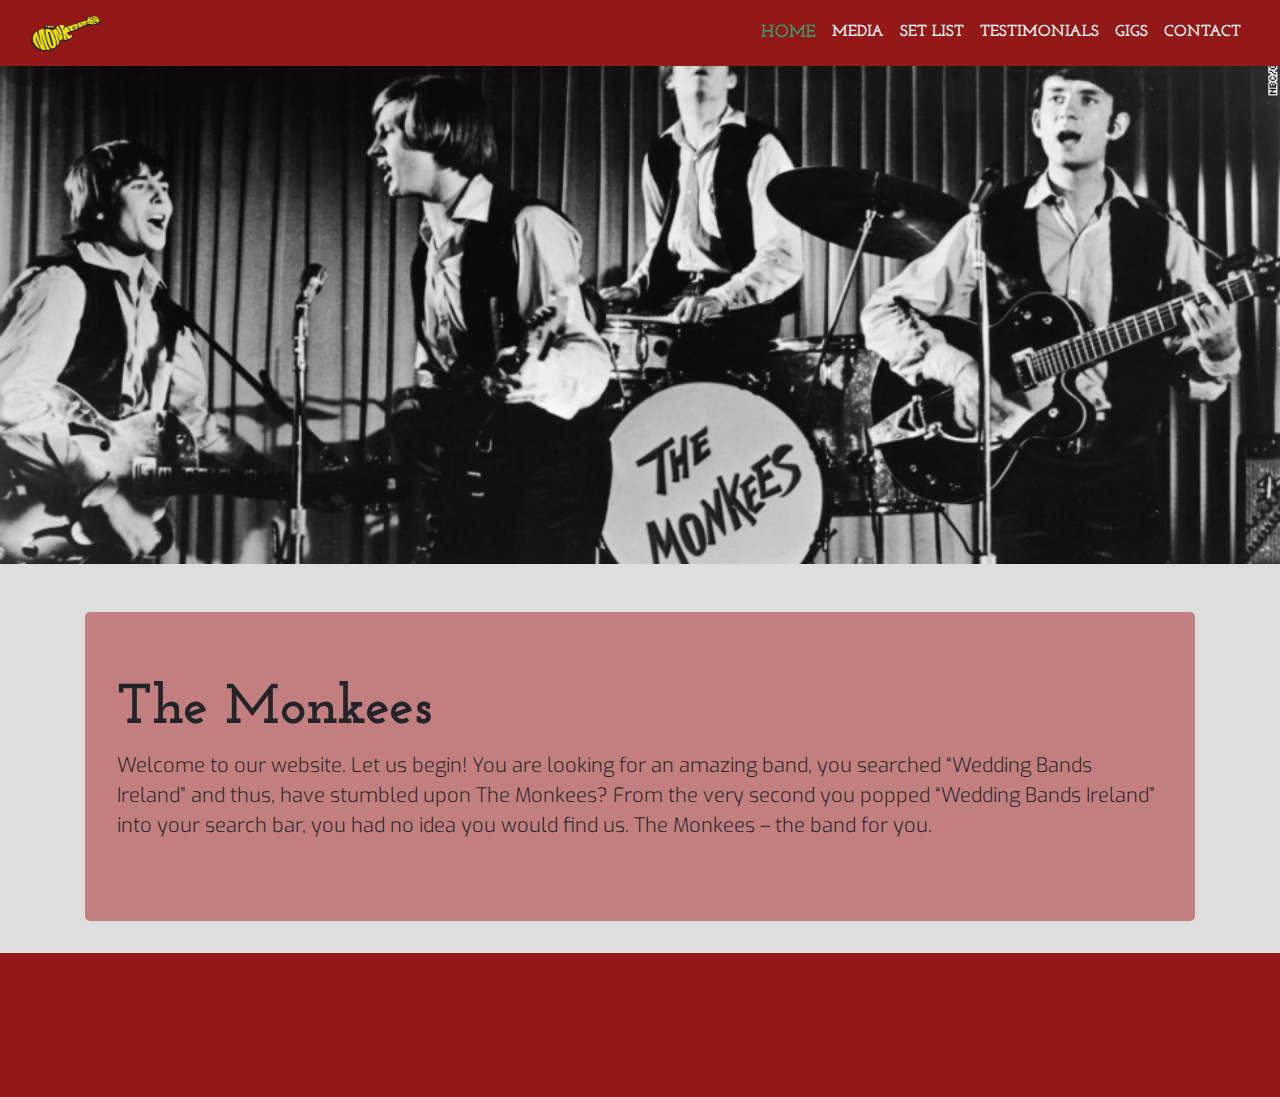
<file: index.html>
<!DOCTYPE html>
<html lang="en">
<head>
	<meta charset="utf-8">
	<link rel="stylesheet" type="text/css" href="Assets/CSS/bootstrap.min.css">
	<link rel="stylesheet" type="text/css" href="Assets/CSS/style.css">
	<link rel="stylesheet" href="https://use.fontawesome.com/releases/v5.7.1/css/all.css" integrity="sha384-fnmOCqbTlWIlj8LyTjo7mOUStjsKC4pOpQbqyi7RrhN7udi9RwhKkMHpvLbHG9Sr" crossorigin="anonymous">
	<title>The Monkeys</title>
</head>
<body>
	<!-- Navigation Bar -->
	<header class="dHeader">
		<nav class="dNavigation text-uppercase navbar navbar-expand-sm">
			<div class="container-fluid">
				<button type="button" class="navbar-toggler" data-toggle="collapse" data-target="#navDropDown" aria-controls="#navDropDown" aria-label="Toggle Navigation"><span class="navbar-toggler-icon">
				</button>

				<a class="navbar-brand" href="index.html"><img src="Assets/Images/logo.png" alt="The Monkees Logo"></a>

				<section class=" dLinks collapse navbar-collapse" id="navDropDown">
					<div class="navbar-nav ml-auto">
						<a class="nav-item nav-link active" href="index.html">Home</a>
						<a class="nav-item nav-link" href="media.html">Media</a>
						<a class="nav-item nav-link" href="setlist.html">Set List</a>
						<a class="nav-item nav-link" href="testimonials.html">Testimonials</a>
						<a class="nav-item nav-link" href="gigs.html">Gigs</a>
						<a class="nav-item nav-link" href="contact.html">Contact</a>
					</div> <!-- navbar-nav -->
				</section>
			</div> <!-- container-fluid -->
		</nav>
		<section class="dHeadImage my-5">
			

		</section>
	</header>

<article>
	<div class="container">
		<div class=" dJumbo jumbotron">
     		<h1 class="titleText display-4">The Monkees</h1>
    		<p class="contentText lead">Welcome to our website. Let us begin! You are looking for an amazing band, you searched “Wedding Bands Ireland” and thus, have stumbled upon The Monkees? From the very second you popped “Wedding Bands Ireland” into your search bar, you had no idea you would find us. The Monkees – the band for you.</p>
  		</div>
	</div>
</article>

	<footer class="dFooter d-flex justify-content-center">
		<section class="social py-5">
				<a class="dMediaIcons px-2" href="#"><i class="icons fab fa-facebook"></i></a>
				<a class="dMediaIcons px-2" href="#"><i class="icons fab fa-youtube"></i></a>
				<a class="dMediaIcons px-2" href="#"><i class="icons fab fa-twitter"></i></a>
		</section> <!-- social -->
</footer>

<!-- Scripts -->
<script src="Assets/js/jquery-min.js"></script>
<script src="Assets/js/bootstrap.bundle.min.js"></script>
</body>
</html>
</file>
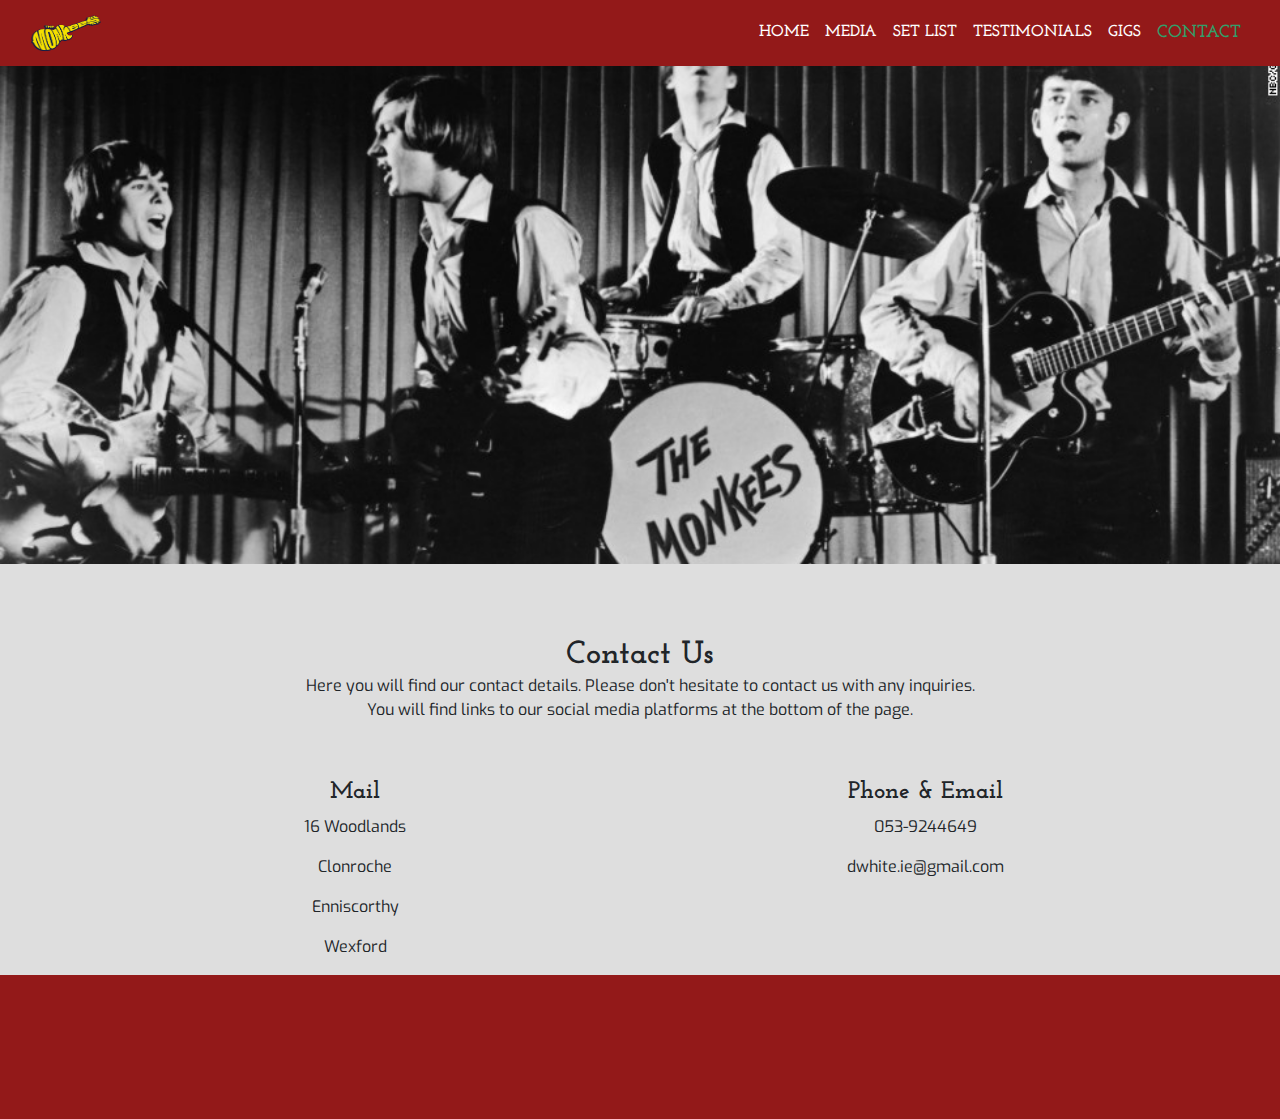
<file: contact.html>
<!DOCTYPE html>
<html lang="en">
<head>
	<meta charset="utf-8">
	<link rel="stylesheet" type="text/css" href="Assets/CSS/bootstrap.min.css">
	<link rel="stylesheet" type="text/css" href="Assets/CSS/style.css">
	<link rel="stylesheet" href="https://use.fontawesome.com/releases/v5.7.1/css/all.css" integrity="sha384-fnmOCqbTlWIlj8LyTjo7mOUStjsKC4pOpQbqyi7RrhN7udi9RwhKkMHpvLbHG9Sr" crossorigin="anonymous">
	<title>The Monkeys</title>
</head>
<body>
	<!-- Navigation Bar -->
	<header class="dHeader">
		<nav class="dNavigation text-uppercase navbar navbar-expand-sm">
			<div class="container-fluid">
				<button type="button" class="navbar-toggler" data-toggle="collapse" data-target="#navDropDown" aria-controls="#navDropDown" aria-label="Toggle Navigation"><span class="navbar-toggler-icon">
				</button>

				<a class="navbar-brand" href="index.html"><img src="Assets/Images/logo.png" alt="The Monkees Logo"></a>

				<section class=" dLinks collapse navbar-collapse" id="navDropDown">
					<div class="navbar-nav ml-auto">
						<a class="nav-item nav-link" href="index.html">Home</a>
						<a class="nav-item nav-link" href="media.html">Media</a>
						<a class="nav-item nav-link" href="setlist.html">Set List</a>
						<a class="nav-item nav-link" href="testimonials.html">Testimonials</a>
						<a class="nav-item nav-link" href="gigs.html">Gigs</a>
						<a class="nav-item nav-link active" href="contact.html">Contact</a>
					</div> <!-- navbar-nav -->
				</section>
			</div> <!-- container-fluid -->
		</nav>
		<section class="dHeadImage my-5">
			

		</section>
	</header>
<article class="pt-4">
	<header class=" pb-5 dConHeader container">
		<div class="row text-center">
			<div class="col-12">
				<h2 class="titleText">Contact Us</h2>
				<p class="contentText">Here you will find our contact details.  Please don't hesitate to contact us with any inquiries.</p>
				<p class="contentText">You will find links to our social media platforms at the bottom of the page.</p>
			</div>
		</div>
	</header>
	<div class="container">
		<div class="row text-center">
			<div class="col-10 col-md-6">
				<section>
					<h4 class="titleText">Mail</h4>
					<p class="contentText">16 Woodlands</p>
					<p class="contentText">Clonroche</p>
					<p class="contentText">Enniscorthy</p>
					<p class="contentText">Wexford</p>
				</section>
			</div>
			<div class="col-10 col-md-6">
				<section>
					<h4 class="titleText">Phone & Email</h4>
					<p class="contentText">053-9244649</p>
					<p class="contentText">dwhite.ie@gmail.com</p>
					
				</section>
			</div>
		</div>
</article>

	<footer class="dFooter d-flex justify-content-center">
		<section class="dSocial py-5">
				<a class="dMediaIcons text-light px-2" href="#"><i class="icons fab fa-facebook"></i></a>
				<a class="dMediaIcons text-light px-2" href="#"><i class="icons fab fa-youtube"></i></a>
				<a class="dMediaIcons text-light px-2" href="#"><i class="icons fab fa-twitter"></i></a>
		</section> <!-- social -->
</footer>

<!-- Scripts -->
<script src="Assets/js/jquery-min.js"></script>
<script src="Assets/js/bootstrap.bundle.min.js"></script>
</body>
</html>
</file>
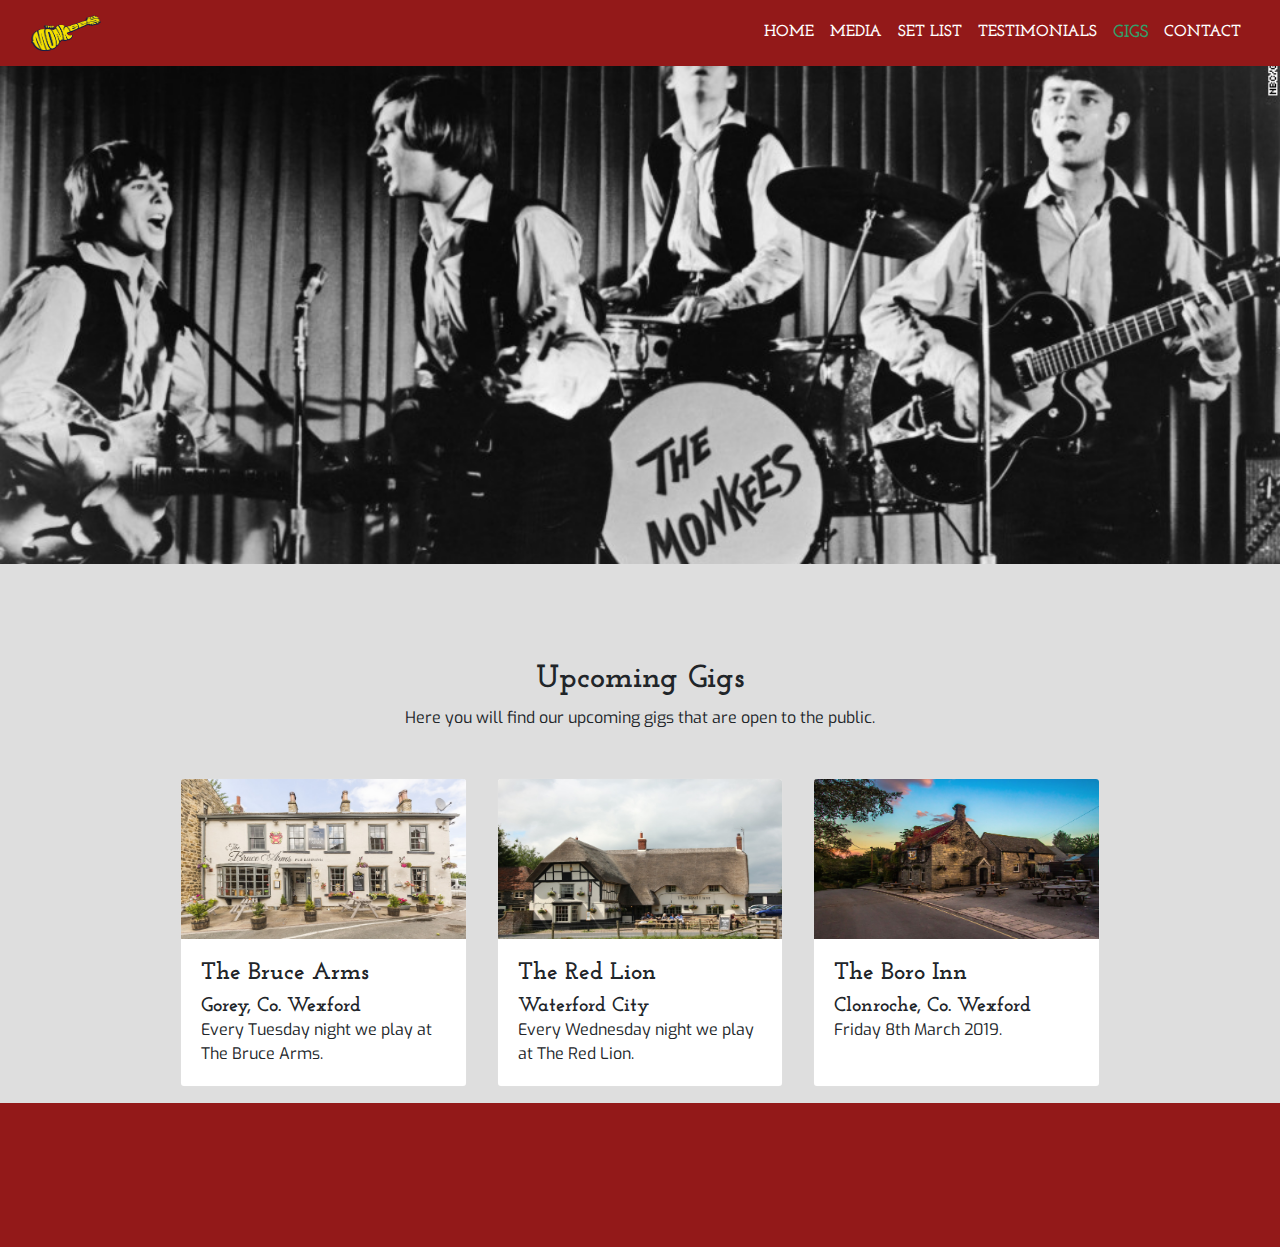
<file: gigs.html>
<!DOCTYPE html>
<html lang="en">
<head>
	<meta charset="utf-8">
	<link rel="stylesheet" type="text/css" href="Assets/CSS/bootstrap.min.css">
	<link rel="stylesheet" type="text/css" href="Assets/CSS/style.css">
	<link rel="stylesheet" href="https://use.fontawesome.com/releases/v5.7.1/css/all.css" integrity="sha384-fnmOCqbTlWIlj8LyTjo7mOUStjsKC4pOpQbqyi7RrhN7udi9RwhKkMHpvLbHG9Sr" crossorigin="anonymous">
	<title>Upcoming Gigs</title>
</head>
<body>
	<!-- Navigation Bar -->
	<header class="dHeader">
		<nav class="dNavigation text-uppercase navbar navbar-expand-sm">
			<div class="container-fluid">
				<button type="button" class="navbar-toggler" data-toggle="collapse" data-target="#navDropDown" aria-controls="#navDropDown" aria-label="Toggle Navigation"><span class="navbar-toggler-icon">
				</button>

				<a class="navbar-brand" href="index.html"><img src="Assets/Images/logo.png" alt="The Monkees Logo"></a>

				<section class=" dLinks collapse navbar-collapse" id="navDropDown">
					<div class="navbar-nav ml-auto">
						<a class="nav-item nav-link" href="index.html">Home</a>
						<a class="nav-item nav-link" href="media.html">Media</a>
						<a class="nav-item nav-link" href="setlist.html">Set List</a>
						<a class="nav-item nav-link" href="testimonials.html">Testimonials</a>
						<a class="nav-item nav-link active" href="gigs.html">Gigs</a>
						<a class="nav-item nav-link" href="contact.html">Contact</a>
					</div> <!-- navbar-nav -->
				</section>
			</div> <!-- container-fluid -->
		</nav>
		<section class="dHeadImage my-5">
			

		</section>
	</header>

	<article>
	<header class="dGigHeader  pt-5 container">
		<div class="row text-center">
			<div class="col-12">
				<h2 class="titleText">Upcoming Gigs</h2>
				<p class="contentText">Here you will find our upcoming gigs that are open to the public.</p>
			</div>
		</div>
	</header>
</article>

	<article class="pt-3">
		
		<section class="deck container">
			<div class="row justify-content-center">
				<div class="col-8 col-sm-12 col-lg-10">
					<div class="card-deck">
						<section class="card my-3">
							<img class="dPubImages card-img-top img-fluid" src="Assets/Images/pub.jpg" alt="a pub">
							<div class="card-body">
								<h4 class="titleText card-title">The Bruce Arms</h4>
								<h5 class=" titleText card-subtitle">Gorey, Co. Wexford</h5>
								<p class="contentText card-text">Every Tuesday night we play at The Bruce Arms.</p>
							</div> <!-- card body -->
						</section>
						<section class="card my-3">
							<img class="dPubImages card-img-top img-fluid" src="Assets/Images/pub2.jpg" alt="a pub">
							<div class="card-body">
								<h4 class="titleText card-title">The Red Lion</h4>
								<h5 class=" titleText card-subtitle">Waterford City</h5>
								<p class="contentText card-text">Every Wednesday night we play at The Red Lion.</p>
							</div> <!-- card body -->
						</section>
						<section class="card my-3">
							<img class="dPubImages card-img-top img-fluid" src="Assets/Images/pub3.jpg" alt="a pub">
							<div class="card-body">
								<h4 class="titleText card-title">The Boro Inn</h4>
								<h5 class=" titleText card-subtitle">Clonroche, Co. Wexford</h5>
								<p class="contentText card-text">Friday 8th March 2019.</p>
							</div> <!-- card body -->
						</section>
					</div>
				</div>
			</div>
	</section>



	</article>

	<footer class="dFooter d-flex justify-content-center">
		<section class="social py-5">
				<a class="dMediaIcons px-2" href="#"><i class="icons fab fa-facebook"></i></a>
				<a class="dMediaIcons px-2" href="#"><i class="icons fab fa-youtube"></i></a>
				<a class="dMediaIcons px-2" href="#"><i class="icons fab fa-twitter"></i></a>
		</section> <!-- social -->
</footer>

<!-- Scripts -->
<script src="Assets/js/jquery-min.js"></script>
<script src="Assets/js/bootstrap.bundle.min.js"></script>
</body>
</html>
</file>
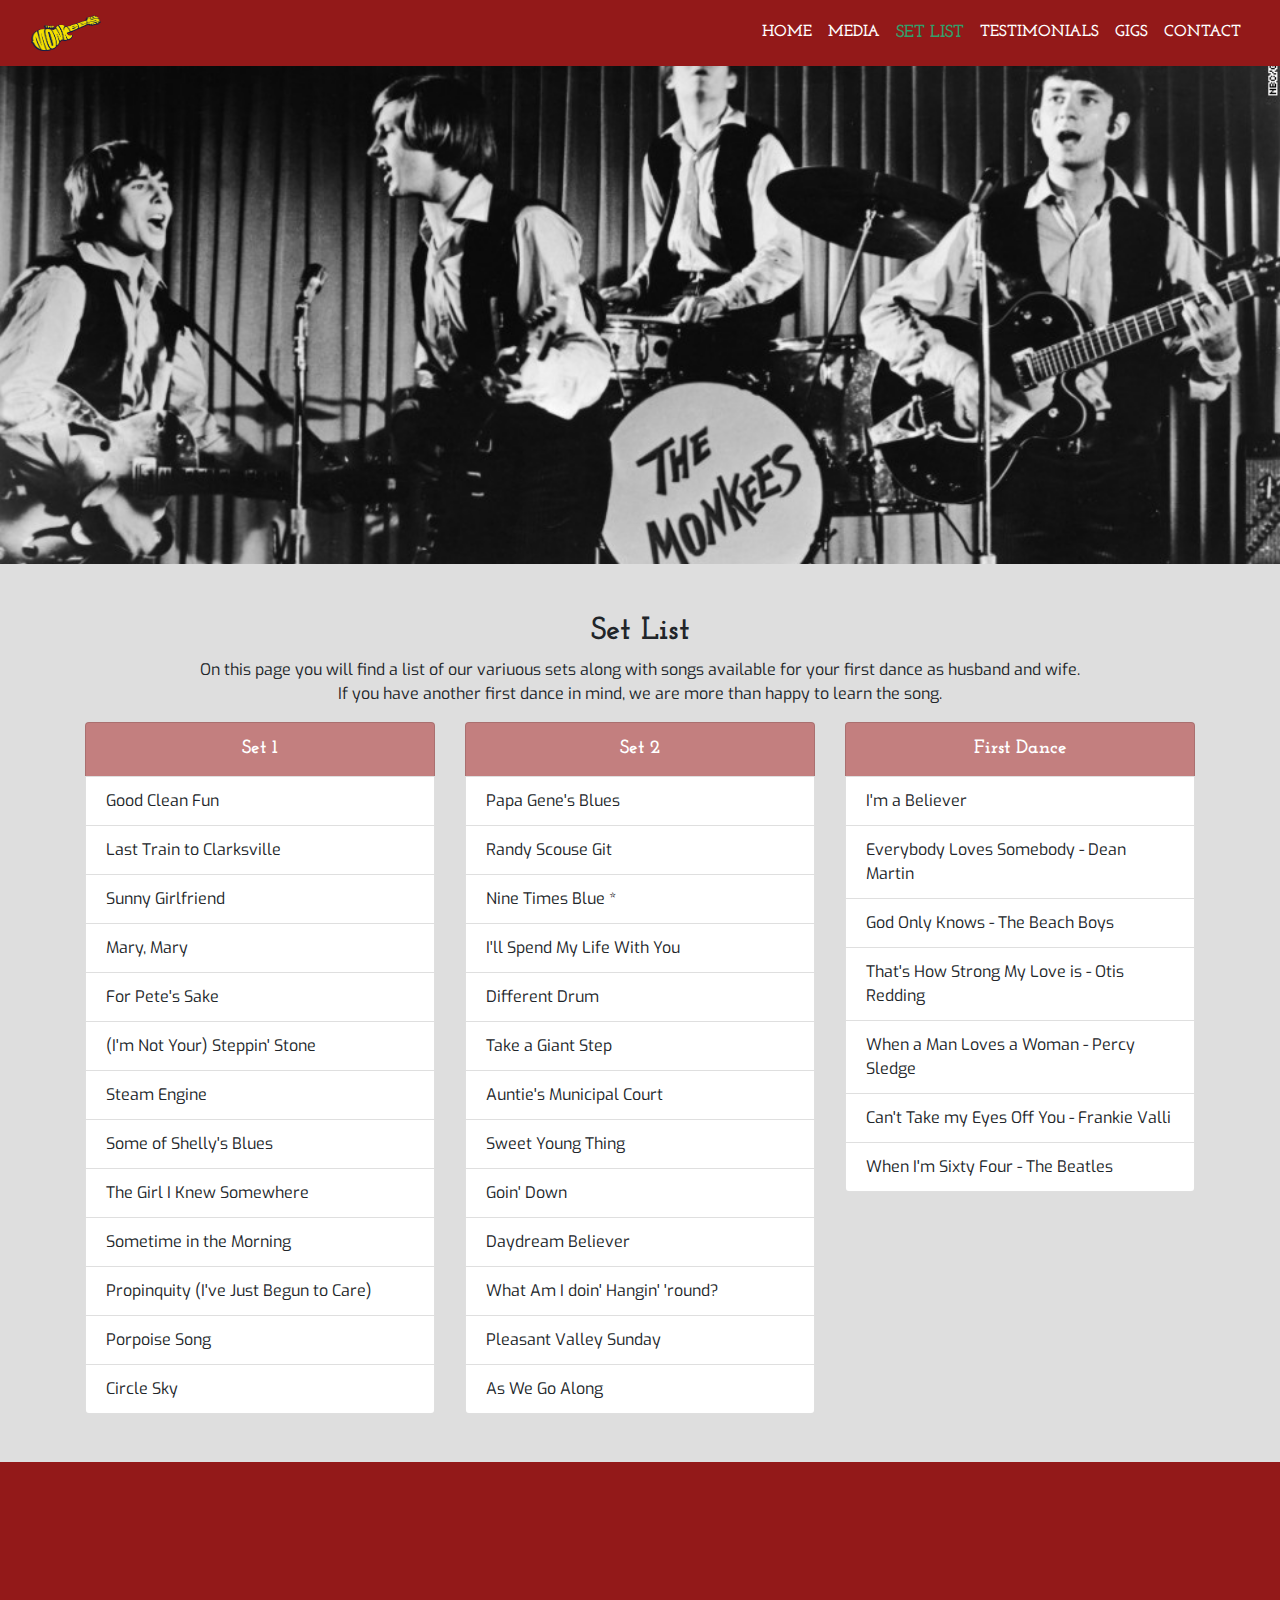
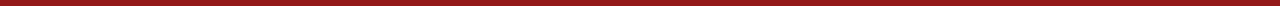
<file: setlist.html>
<!DOCTYPE html>
<html lang="en">
<head>
	<meta charset="utf-8">
	<link rel="stylesheet" type="text/css" href="Assets/CSS/bootstrap.min.css">
	<link rel="stylesheet" type="text/css" href="Assets/CSS/style.css">
	<link rel="stylesheet" href="https://use.fontawesome.com/releases/v5.7.1/css/all.css" integrity="sha384-fnmOCqbTlWIlj8LyTjo7mOUStjsKC4pOpQbqyi7RrhN7udi9RwhKkMHpvLbHG9Sr" crossorigin="anonymous">
	<title>Set List</title>
</head>
<body>
	<!-- Navigation Bar -->
	<header class="dHeader">
		<nav class="dNavigation text-uppercase navbar navbar-expand-sm">
			<div class="container-fluid">
				<button type="button" class="navbar-toggler" data-toggle="collapse" data-target="#navDropDown" aria-controls="#navDropDown" aria-label="Toggle Navigation"><span class="navbar-toggler-icon">
				</button>

				<a class="navbar-brand" href="index.html"><img src="Assets/Images/logo.png" alt="The Monkees Logo"></a>

				<section class=" dLinks collapse navbar-collapse" id="navDropDown">
					<div class="navbar-nav ml-auto">
						<a class="nav-item nav-link" href="index.html">Home</a>
						<a class="nav-item nav-link" href="media.html">Media</a>
						<a class="nav-item nav-link active" href="setlist.html">Set List</a>
						<a class="nav-item nav-link" href="testimonials.html">Testimonials</a>
						<a class="nav-item nav-link" href="gigs.html">Gigs</a>
						<a class="nav-item nav-link" href="contact.html">Contact</a>
					</div> <!-- navbar-nav -->
				</section>
			</div> <!-- container-fluid -->
		</nav>
		<section class="dHeadImage my-5">
			

		</section>
	</header>


<article>
	<header class="dSetHeader container">
		<div class="row text-center">
			<div class="col-12">
				<h2 class="titleText">Set List</h2>
				<p class="contentText">On this page you will find a list of our variuous sets along with songs available for your first dance as husband and wife.  <br>If you have another first dance in mind, we are more than happy to learn the song.</p>
			</div>
		</div>
	</header>
</article>
<article>
	<section class="container">
		<div class="row">
			<div class = "col-10 col-md-4">
				<ul class="list-group">
					<li class=" dListTitle list-group-item">Set 1</li>
					<li class=" dListContent list-group-item">Good Clean Fun</li>
					<li class=" dListContent list-group-item">Last Train to Clarksville
						<button style="border: 0; background: transparent;" onclick="playSound4()"> 
						<i class="dPlay fas fa-play"></i> </button>
						<button style="border: 0; background: transparent;" onclick="pauseSound4()"> 
						<i class="dPause fas fa-pause"></i> </button></li></li>
					<li class=" dListContent list-group-item">Sunny Girlfriend</li>
					<li class=" dListContent list-group-item">Mary, Mary</li>
					
					<li class=" dListContent list-group-item">For Pete's Sake</li>
					<li class=" dListContent list-group-item">(I'm Not Your) Steppin' Stone 
						<button style="border: 0; background: transparent;" onclick="playSound3()"> 
						<i class="dPlay fas fa-play"></i> </button>
						<button style="border: 0; background: transparent;" onclick="pauseSound3()"> 
						<i class="dPause fas fa-pause"></i> </button></li>
					<li class=" dListContent list-group-item">Steam Engine</li>
					<li class=" dListContent list-group-item">Some of Shelly's Blues</li>
					<li class=" dListContent list-group-item">The Girl I Knew Somewhere</li>
					<li class=" dListContent list-group-item">Sometime in the Morning</li>
					<li class=" dListContent list-group-item">Propinquity (I've Just Begun to Care)</li>
					<li class=" dListContent list-group-item">Porpoise Song</li>
					<li class=" dListContent list-group-item">Circle Sky</li>
					
				</ul>
			</div>
		
			<div class = "col-10 col-md-4">
				<ul class="list-group">
					<li class=" dListTitle list-group-item">Set 2</li>
					<li class=" dListContent list-group-item">Papa Gene's Blues</li>
					<li class=" dListContent list-group-item">Randy Scouse Git</li>
					<li class=" dListContent list-group-item">Nine Times Blue *</li>
					<li class=" dListContent list-group-item">I'll Spend My Life With You</li>
					<li class=" dListContent list-group-item">Different Drum</li>
					<li class=" dListContent list-group-item">Take a Giant Step</li>
					<li class=" dListContent list-group-item">Auntie's Municipal Court</li>
					<li class=" dListContent list-group-item">Sweet Young Thing</li>
					<li class=" dListContent list-group-item">Goin' Down</li>
					<li class=" dListContent list-group-item">Daydream Believer 
						<button style="border: 0; background: transparent;" onclick="playSound1()"> 
						<i class="dPlay fas fa-play"></i> </button>
						<button style="border: 0; background: transparent;" onclick="pauseSound1()"> 
						<i class="dPause fas fa-pause"></i> </button></li>
					<li class=" dListContent list-group-item">What Am I doin' Hangin' 'round?</li>
					<li class=" dListContent list-group-item">Pleasant Valley Sunday</li>
					<li class=" dListContent list-group-item">As We Go Along</li>
					
				</ul>
			</div>		
			<div class ="dFirstDance col-10 col-md-4">
				<ul class="list-group">
					
					<li class=" dListTitle list-group-item">First Dance</li>
					<li class=" dListContent list-group-item">I'm a Believer
						<button style="border: 0; background: transparent;" onclick="playSound2()"> 
						<i class="dPlay fas fa-play"></i> </button>
						<button style="border: 0; background: transparent;" onclick="pauseSound2()"> 
						<i class="dPause fas fa-pause"></i> </button></li>
					<li class="dListContent list-group-item">Everybody Loves Somebody - Dean Martin</li>
					<li class="dListContent list-group-item">God Only Knows - The Beach Boys</li>
					<li class="dListContent list-group-item">That's How Strong My Love is - Otis Redding</li>
					<li class="dListContent list-group-item">When a Man Loves a Woman - Percy Sledge</li>
					<li class="dListContent list-group-item">Can't Take my Eyes Off You - Frankie Valli</li>
					<li class="dListContent list-group-item"> When I'm Sixty Four - The Beatles</li>		
				</ul>
			</div>
		</div>



	</section>
</article>

	<footer class="dFooter mt-5 d-flex justify-content-center">
		<section class="social py-5">
				<a class="dMediaIcons px-2" href="#"><i class="icons fab fa-facebook"></i></a>
				<a class="dMediaIcons px-2" href="#"><i class="icons fab fa-youtube"></i></a>
				<a class="dMediaIcons px-2" href="#"><i class="icons fab fa-twitter"></i></a>
		</section> <!-- social -->
</footer>

<!-- Scripts -->
<script src="Assets/js/jquery-min.js"></script>
<script src="Assets/js/bootstrap.bundle.min.js"></script>
<script>
	var DB = new Audio();
	var SS = new Audio();
	var IaB = new Audio();
	var CV = new Audio();
	SS.src ="Assets/Audio/SteppingStone.mp3";
	DB.src = "Assets/Audio/DaydreamBeliever.mp3";
	IaB.src = "Assets/Audio/ImABeliever.mp3";
	CV.src = "Assets/Audio/Clarksville.mp3";

	function playSound1() {
		pauseSound2();
		pauseSound3();
		pauseSound4();
		DB.play();
	}
	function playSound2() {
		pauseSound1();
		pauseSound3();
		pauseSound4();
		IaB.play();
	}
	function playSound3() {
		pauseSound1();
		pauseSound2();
		pauseSound4();
		SS.play();
	}
	function playSound4() {
		pauseSound1();
		pauseSound2();
		pauseSound3();
		CV.play();
	}
	function pauseSound1() { 
    DB.pause(); 
    }
    function pauseSound2() { 
    IaB.pause(); 
    } 
     function pauseSound3() { 
    SS.pause(); 
    } 
    function pauseSound4() { 
    CV.pause(); 
    } 
    function stopSound1() {
    	DB.stop();
    }
</script>

</body>
</html>
</file>
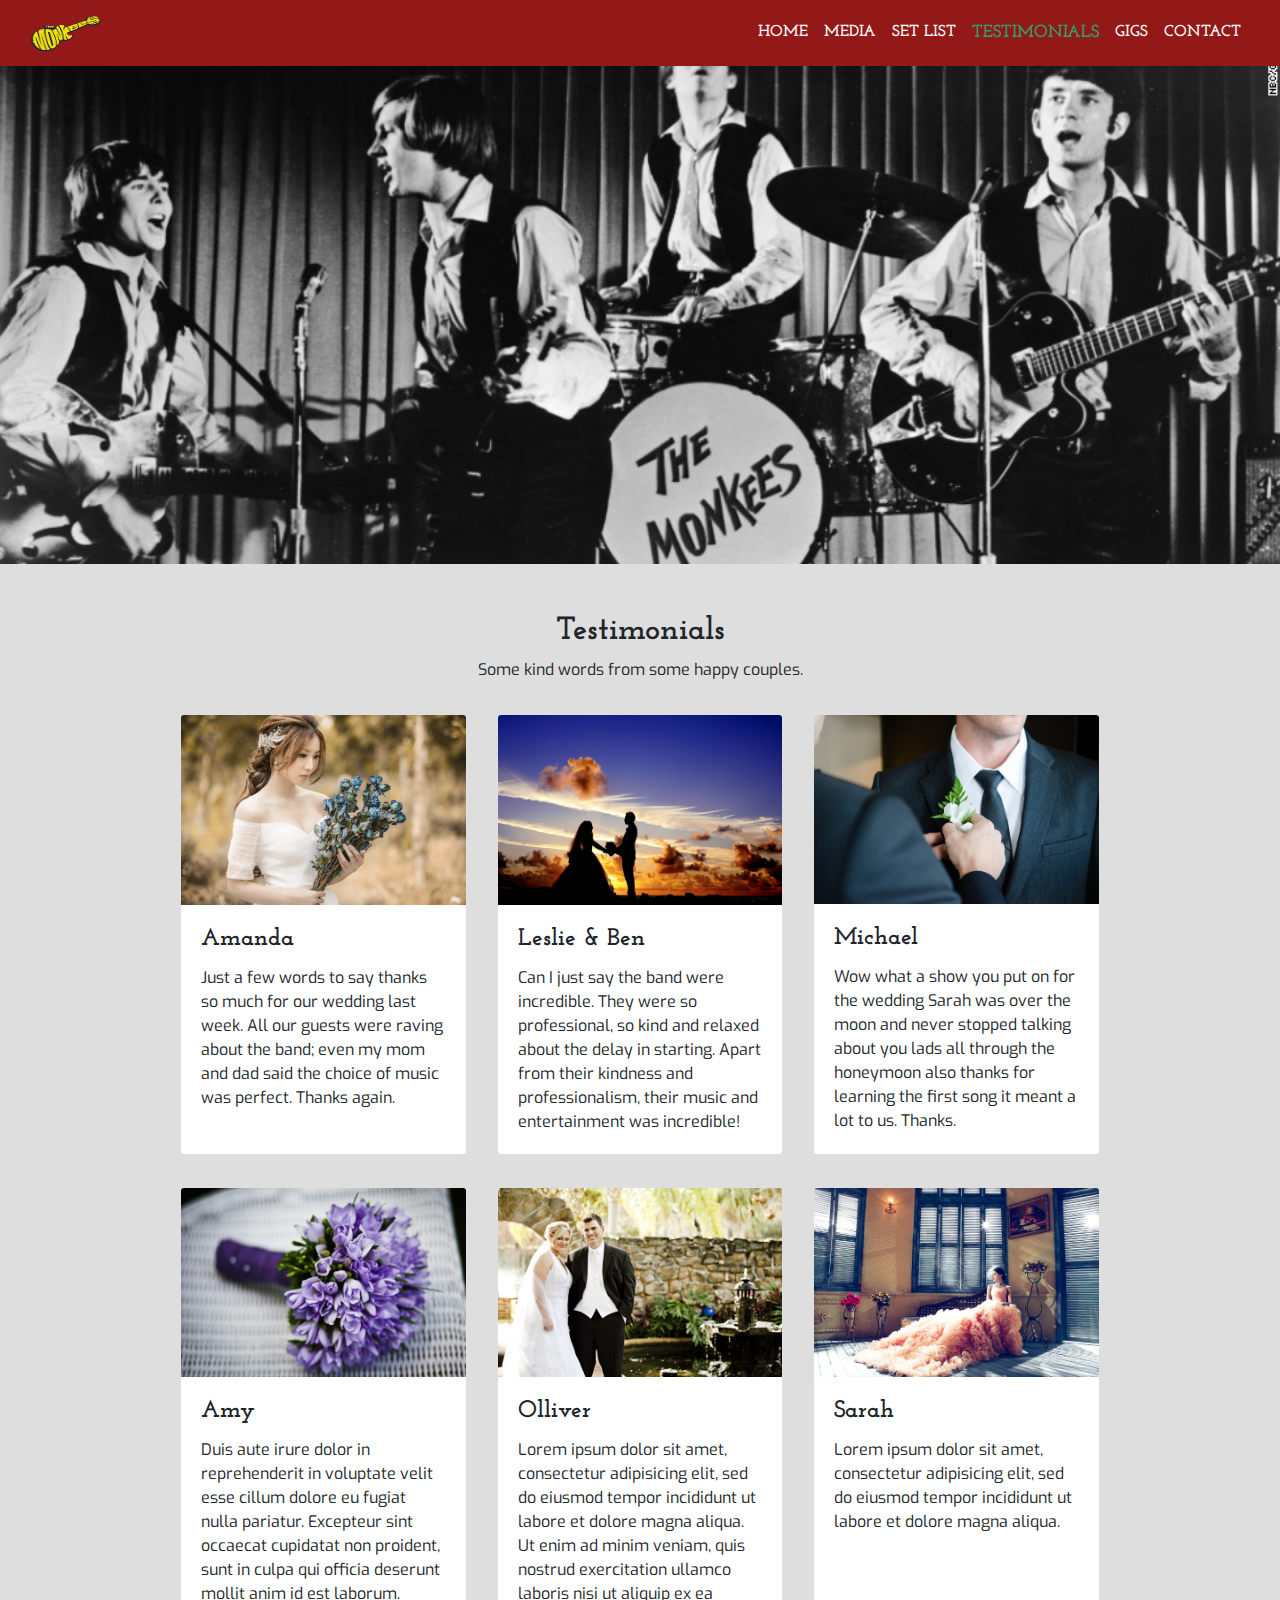
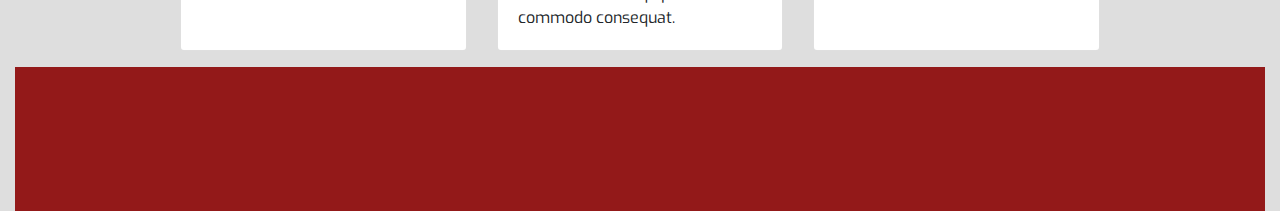
<file: testimonials.html>
<!DOCTYPE html>
<html lang="en">
<head>
	<meta charset="utf-8">
	<link rel="stylesheet" type="text/css" href="Assets/CSS/bootstrap.min.css">
	<link rel="stylesheet" type="text/css" href="Assets/CSS/style.css">
	<link rel="stylesheet" href="https://use.fontawesome.com/releases/v5.7.1/css/all.css" integrity="sha384-fnmOCqbTlWIlj8LyTjo7mOUStjsKC4pOpQbqyi7RrhN7udi9RwhKkMHpvLbHG9Sr" crossorigin="anonymous">
	<title>The Monkeys</title>
</head>
<body>
	<!-- Navigation Bar -->
	<header class="dHeader">
		<nav class="dNavigation text-uppercase navbar navbar-expand-sm">
			<div class="container-fluid">
				<button type="button" class="navbar-toggler" data-toggle="collapse" data-target="#navDropDown" aria-controls="#navDropDown" aria-label="Toggle Navigation"><span class="navbar-toggler-icon">
				</button>

				<a class="navbar-brand" href="index.html"><img src="Assets/Images/logo.png" alt="The Monkees Logo"></a>

				<section class=" dLinks collapse navbar-collapse" id="navDropDown">
					<div class="navbar-nav ml-auto">
						<a class="nav-item nav-link" href="index.html">Home</a>
						<a class="nav-item nav-link" href="media.html">Media</a>
						<a class="nav-item nav-link" href="setlist.html">Set List</a>
						<a class="nav-item nav-link active" href="testimonials.html">Testimonials</a>
						<a class="nav-item nav-link" href="gigs.html">Gigs</a>
						<a class="nav-item nav-link" href="contact.html">Contact</a>
					</div> <!-- navbar-nav -->
				</section>
			</div> <!-- container-fluid -->
		</nav>
		<section class="dHeadImage my-5">
			

		</section>
	</header>
<!-- ------------------------------------------------------------------------------------------->

<article>
	<header class="dArticleHead container">
		<div class="row text-center">
			<div class="col-12">
				<h2 class="titleText">Testimonials</h2>
				<p class="contentText">Some kind words from some happy couples.</p>
			</div>
		</div>
	</header>
	<section class="deck container">
		<div class="row justify-content-center">
			<div class="col-8 col-sm-12 col-lg-10">
				<div class="card-deck">
					<section class="card my-3">
						<img class="card-img-top img-fluid" src="Assets/Images/bride.jpg" alt="Image of a bride">
						<div class="card-body">
							<h4 class="titleText card-title">Amanda</h4>
							<p class="contentText card-text">Just a few words to say thanks so much for our wedding last week. All our guests were raving about the band; even my mom and dad said the choice of music was perfect.  Thanks again.</p>
						</div> <!-- card body -->
					</section>
					<section class="card my-3">
						<img class="card-img-top img-fluid" src="Assets/Images/sunset.jpg" alt="Image of a Sunset">
						<div class="card-body">
							<h4 class="titleText card-title">Leslie & Ben</h4>
							<p class="contentText card-text">Can I just say the band were incredible. They were so professional,  so kind and relaxed about the delay in starting.  Apart from their kindness and professionalism, their music and entertainment was incredible!</p>
						</div> <!-- card body -->
					</section>
					<section class="card my-3">
						<img class="card-img-top img-fluid" src="Assets/Images/groom.jpg" alt="Image of a boquet of flowers">
						<div class="card-body">
							<h4 class="titleText card-title">Michael</h4>
							<p class="contentText card-text">Wow what a show you put on for the wedding Sarah was over the moon and never stopped talking about you lads all through the honeymoon also thanks for learning the first song it meant a lot to us.  Thanks.</p>
						</div> <!-- card body -->
					</section>
				</div>
			</div>
		</div>
					<!------------------------------------------------ -->
					<div class="row justify-content-center">
			<div class="col-8 col-sm-12 col-lg-10">
				<div class="card-deck">
					<section class="card my-3">
						<img class="card-img-top img-fluid" src="Assets/Images/flowers2.jpg" alt="Image of a bride">
						<div class="card-body">
							<h4 class="titleText card-title">Amy</h4>
							<p class="contentText card-text">Duis aute irure dolor in reprehenderit in voluptate velit esse
							cillum dolore eu fugiat nulla pariatur. Excepteur sint occaecat cupidatat non
							proident, sunt in culpa qui officia deserunt mollit anim id est laborum.</p>
						</div> <!-- card body -->
					</section>
					<section class="card my-3">
						<img class="card-img-top img-fluid" src="Assets/Images/brideandgroom.jpg" alt="Image of a Sunset">
						<div class="card-body">
							<h4 class="titleText card-title">Olliver</h4>
							<p class="contentText card-text">Lorem ipsum dolor sit amet, consectetur adipisicing elit, sed do eiusmod
							tempor incididunt ut labore et dolore magna aliqua. Ut enim ad minim veniam,
							quis nostrud exercitation ullamco laboris nisi ut aliquip ex ea commodo
							consequat. </p>
						</div> <!-- card body -->
					</section>
					<section class="card my-3">
						<img class="card-img-top img-fluid" src="Assets/Images/dress.jpg" alt="Image of a boquet of flowers">
						<div class="card-body">
							<h4 class="titleText card-title">Sarah</h4>
							<p class="contentText card-text">Lorem ipsum dolor sit amet, consectetur adipisicing elit, sed do eiusmod
							tempor incididunt ut labore et dolore magna aliqua.</p>
						</div> <!-- card body -->
					</section>
				</div>
			</div>
		</div>
	</section>
</article>

<!-- ------------------------------------------------------------------------------------------->
<div class="container-fluid">
	<footer class="dFooter d-flex justify-content-center">
		<section class="social py-5">
				<a class="dMediaIcons px-2" href="#"><i class="icons fab fa-facebook"></i></a>
				<a class="dMediaIcons px-2" href="#"><i class="icons fab fa-youtube"></i></a>
				<a class="dMediaIcons px-2" href="#"><i class="icons fab fa-twitter"></i></a>
		</section> <!-- social -->
</footer>

<!-- Scripts -->
<script src="Assets/js/jquery-min.js"></script>
<script src="Assets/js/bootstrap.bundle.min.js"></script>
</body>
</html>
</file>
<file: Assets/CSS/style.css>
@import  url('https://fonts.googleapis.com/css?family=Exo:400,700|Josefin+Slab:400,700');

/* HEADER AN FOOTER STYLING */
.dHeader {
	background: url("../Images/monkees.jpg");
	background-repeat:no-repeat;
	background-size: cover;
	background-position: center top;

}
body {
	background-color: #dedede;
}
.dHeader .dHeadImage {
	min-height: 50vh;
}
.dNavigation {
	background-color: #931919;
	font-family: "Josefin Slab";
	font-weight:700;
	
}
.dHeader a {
	color:#fff;
	transition:.5s ease-in;
}
.dHeader a:hover {
	color:#329f69;
}
.active {
	font-size: 1.1em;
	color: #329f69 !important;
}

.dFooter {
	background-color: #931919;
	font-size: 2em;

}
.dNavigation a img {
	height:40px;
	width:70px;
}
.titleText {
	font-family: "Josefin Slab";
	font-weight: 700;
}
.contentText {
	font-family: "Exo";
}
.dConHeader .contentText {
	line-height: .5em;
}

.dListTitle {
	text-align: center;
	background-color: #c37f7f;
	font-family: "Josefin Slab";
	font-weight: 700;
	font-size: 1.2em;
	color: #fff;
}
.dListContent {
	font-family: "Exo";
}

.dForm {
	width: 20em;
}
.dJumbo {
	background-color: #c37f7f;
}
.dPubImages {
	max-height: 10em;

}
.dPlay {
	color: #66b266;
}
.dPause {
	color: #dcae1d;
}
.dStop {
	color: red;
}
.dContactHead .titleText{
	
	font-weight: 700;

}
.dMediaIcons {
	color: #dedede;
	transition: .5s .25s ease-in-out;
}
.dMediaIcons:hover{
	color: #329f69;
}
</file>
